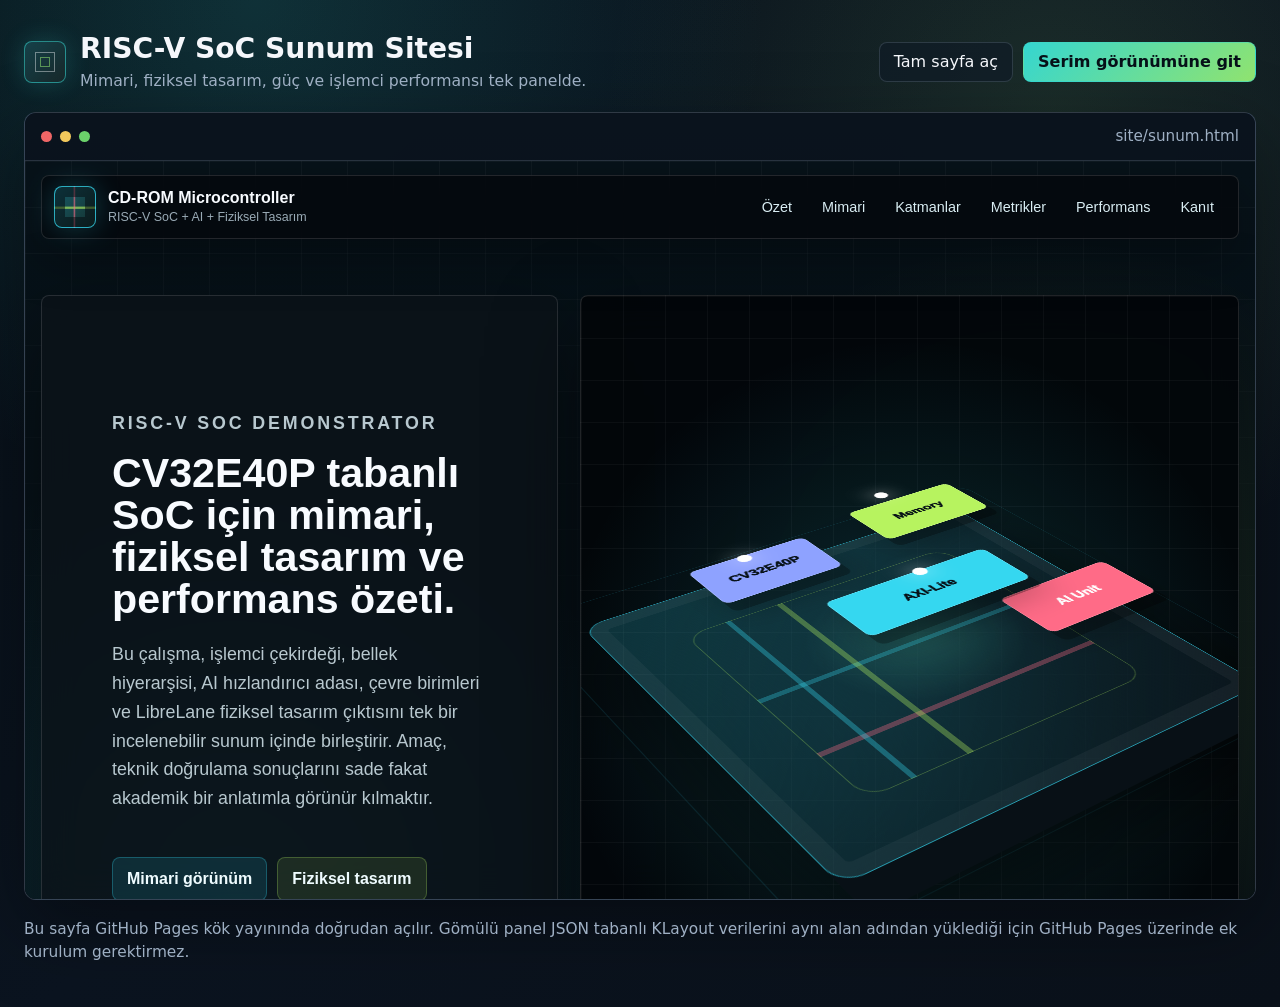
<file: index.html>
<!doctype html>
<html lang="tr">
  <head>
    <meta charset="utf-8" />
    <meta name="viewport" content="width=device-width, initial-scale=1" />
    <title>RISC-V SoC Sunum Sitesi</title>
    <style>
      :root {
        color-scheme: dark;
        --bg: #081018;
        --panel: #101b27;
        --panel-2: #142233;
        --text: #f5f7fb;
        --muted: #9fb0c4;
        --line: rgba(148, 163, 184, 0.22);
        --accent: #35d6d0;
        --accent-2: #90e36f;
        --shadow: 0 28px 80px rgba(0, 0, 0, 0.38);
      }

      * {
        box-sizing: border-box;
      }

      body {
        margin: 0;
        min-height: 100vh;
        font-family:
          Inter, ui-sans-serif, system-ui, -apple-system, BlinkMacSystemFont, "Segoe UI",
          sans-serif;
        background:
          radial-gradient(circle at 20% 0%, rgba(53, 214, 208, 0.16), transparent 32rem),
          radial-gradient(circle at 82% 12%, rgba(144, 227, 111, 0.12), transparent 28rem),
          linear-gradient(135deg, #071018 0%, #0b1420 46%, #0a111a 100%);
        color: var(--text);
      }

      .page-shell {
        width: min(1480px, calc(100% - 48px));
        margin: 0 auto;
        padding: 34px 0 42px;
      }

      .topline {
        display: flex;
        align-items: center;
        justify-content: space-between;
        gap: 18px;
        margin-bottom: 22px;
      }

      .brand {
        display: flex;
        align-items: center;
        gap: 14px;
        min-width: 0;
      }

      .brand-mark {
        width: 42px;
        height: 42px;
        border: 1px solid rgba(53, 214, 208, 0.55);
        background:
          linear-gradient(135deg, rgba(53, 214, 208, 0.22), rgba(144, 227, 111, 0.08)),
          #0c1723;
        box-shadow: 0 0 24px rgba(53, 214, 208, 0.2);
        border-radius: 8px;
        position: relative;
        flex: 0 0 auto;
      }

      .brand-mark::before,
      .brand-mark::after {
        content: "";
        position: absolute;
        inset: 10px;
        border: 1px solid rgba(245, 247, 251, 0.42);
      }

      .brand-mark::after {
        inset: 15px;
        border-color: rgba(144, 227, 111, 0.55);
      }

      .brand h1 {
        margin: 0;
        font-size: clamp(1.35rem, 2.2vw, 2.2rem);
        line-height: 1.05;
        letter-spacing: 0;
      }

      .brand p {
        margin: 7px 0 0;
        color: var(--muted);
        font-size: 0.98rem;
      }

      .actions {
        display: flex;
        gap: 10px;
        flex-wrap: wrap;
        justify-content: flex-end;
      }

      .actions a {
        display: inline-flex;
        align-items: center;
        min-height: 40px;
        padding: 0 14px;
        border: 1px solid var(--line);
        border-radius: 8px;
        color: var(--text);
        text-decoration: none;
        background: rgba(16, 27, 39, 0.74);
      }

      .actions a.primary {
        border-color: rgba(53, 214, 208, 0.52);
        color: #061018;
        background: linear-gradient(135deg, var(--accent), var(--accent-2));
        font-weight: 760;
      }

      .viewer-frame {
        border: 1px solid rgba(148, 163, 184, 0.28);
        border-radius: 12px;
        background: linear-gradient(180deg, rgba(20, 34, 51, 0.92), rgba(10, 17, 26, 0.94));
        box-shadow: var(--shadow);
        overflow: hidden;
      }

      .window-bar {
        display: flex;
        align-items: center;
        justify-content: space-between;
        gap: 14px;
        min-height: 48px;
        padding: 0 16px;
        border-bottom: 1px solid var(--line);
        background: rgba(8, 16, 24, 0.8);
      }

      .window-controls {
        display: flex;
        gap: 8px;
      }

      .window-controls span {
        width: 11px;
        height: 11px;
        border-radius: 999px;
        background: #ef6666;
      }

      .window-controls span:nth-child(2) {
        background: #f2c85c;
      }

      .window-controls span:nth-child(3) {
        background: #6bd26b;
      }

      .window-title {
        color: var(--muted);
        font-size: 0.95rem;
        overflow: hidden;
        text-overflow: ellipsis;
        white-space: nowrap;
      }

      .viewer-frame iframe {
        display: block;
        width: 100%;
        height: min(82vh, 920px);
        min-height: 680px;
        border: 0;
        background: #081018;
      }

      .note {
        margin: 18px 0 0;
        color: var(--muted);
        line-height: 1.55;
        font-size: 0.96rem;
      }

      @media (max-width: 820px) {
        .page-shell {
          width: min(100% - 24px, 1480px);
          padding-top: 20px;
        }

        .topline {
          align-items: flex-start;
          flex-direction: column;
        }

        .actions {
          justify-content: flex-start;
        }

        .viewer-frame iframe {
          min-height: 620px;
          height: 82vh;
        }
      }
    </style>
  </head>
  <body>
    <main class="page-shell">
      <header class="topline">
        <div class="brand">
          <span class="brand-mark" aria-hidden="true"></span>
          <div>
            <h1>RISC-V SoC Sunum Sitesi</h1>
            <p>Mimari, fiziksel tasarım, güç ve işlemci performansı tek panelde.</p>
          </div>
        </div>
        <nav class="actions" aria-label="Sunum bağlantıları">
          <a href="site/sunum.html">Tam sayfa aç</a>
          <a class="primary" href="site/sunum.html#layers">Serim görünümüne git</a>
        </nav>
      </header>

      <section class="viewer-frame" aria-label="Gömülü sunum penceresi">
        <div class="window-bar">
          <div class="window-controls" aria-hidden="true">
            <span></span>
            <span></span>
            <span></span>
          </div>
          <div class="window-title">site/sunum.html</div>
        </div>
        <iframe src="site/sunum.html" title="RISC-V SoC etkileşimli sunum paneli"></iframe>
      </section>

      <p class="note">
        Bu sayfa GitHub Pages kök yayınında doğrudan açılır. Gömülü panel JSON tabanlı
        KLayout verilerini aynı alan adından yüklediği için GitHub Pages üzerinde ek kurulum
        gerektirmez.
      </p>
    </main>
  </body>
</html>
</file>
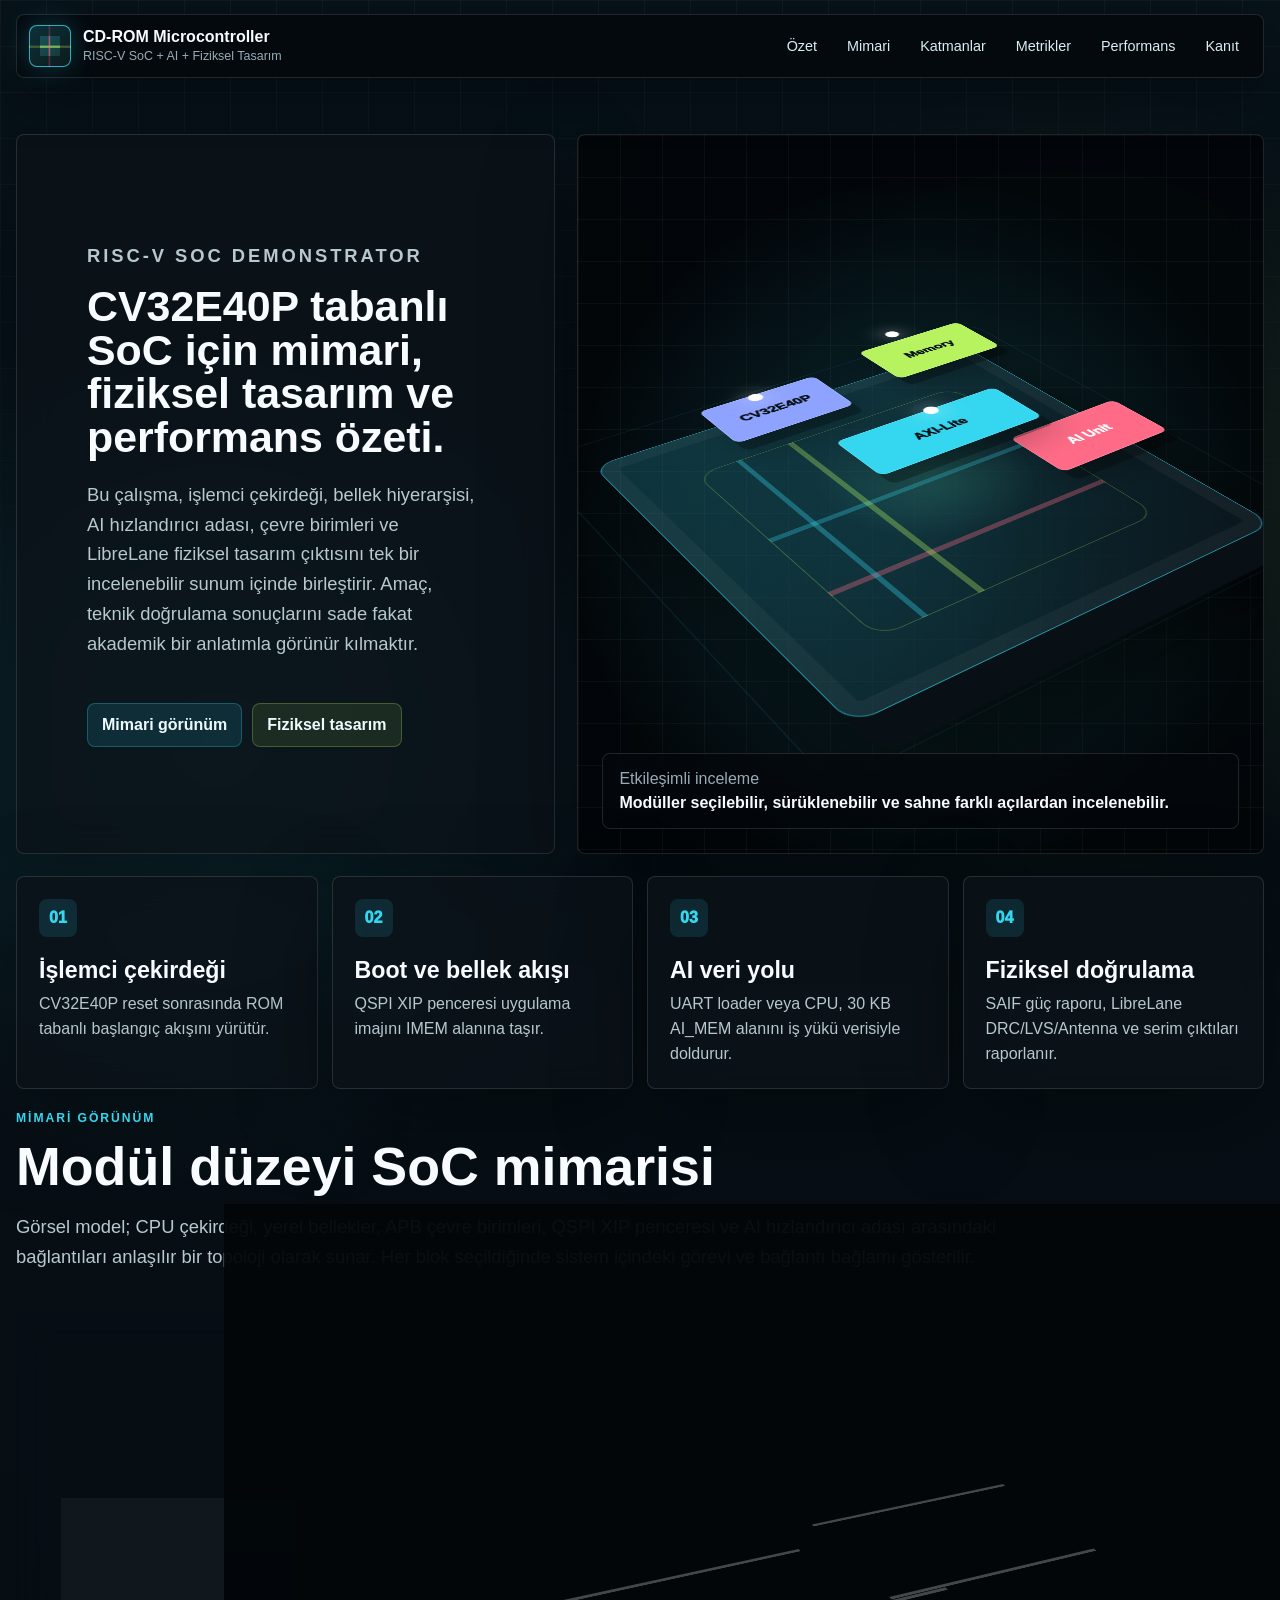
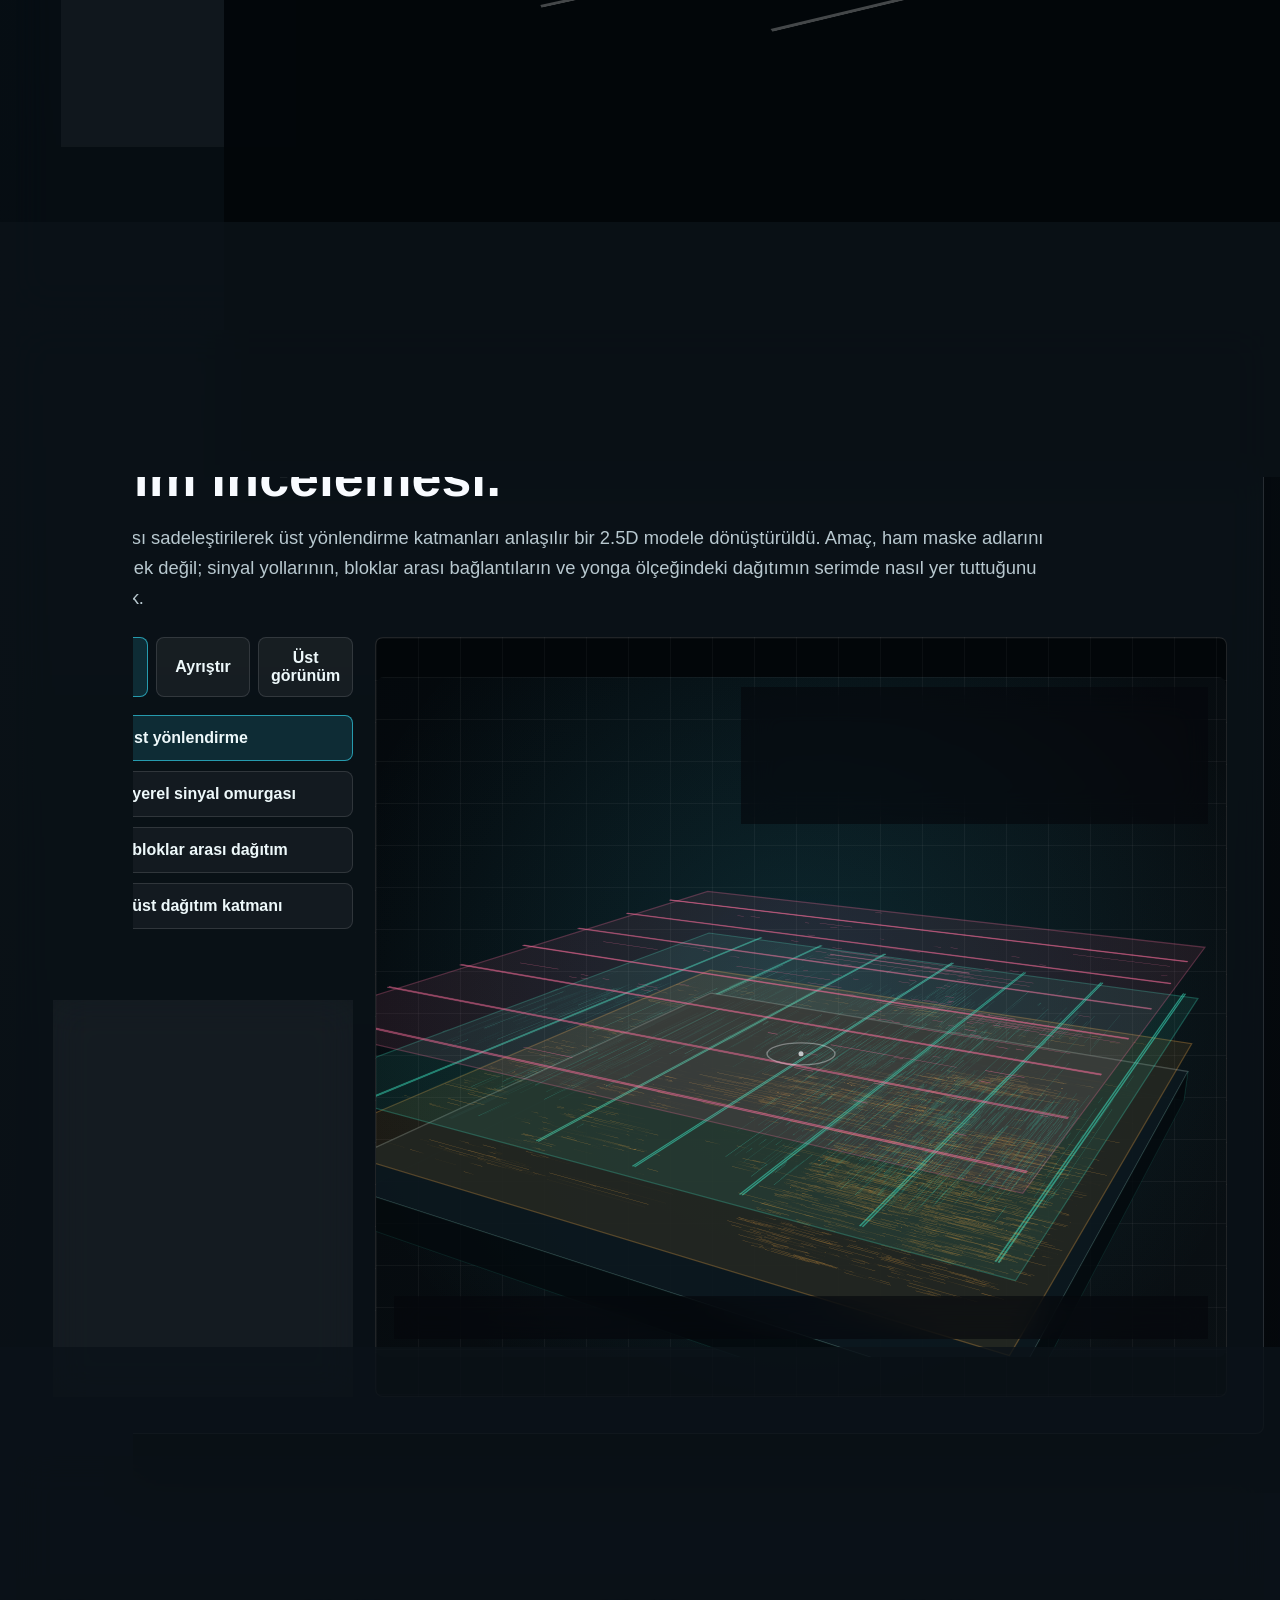
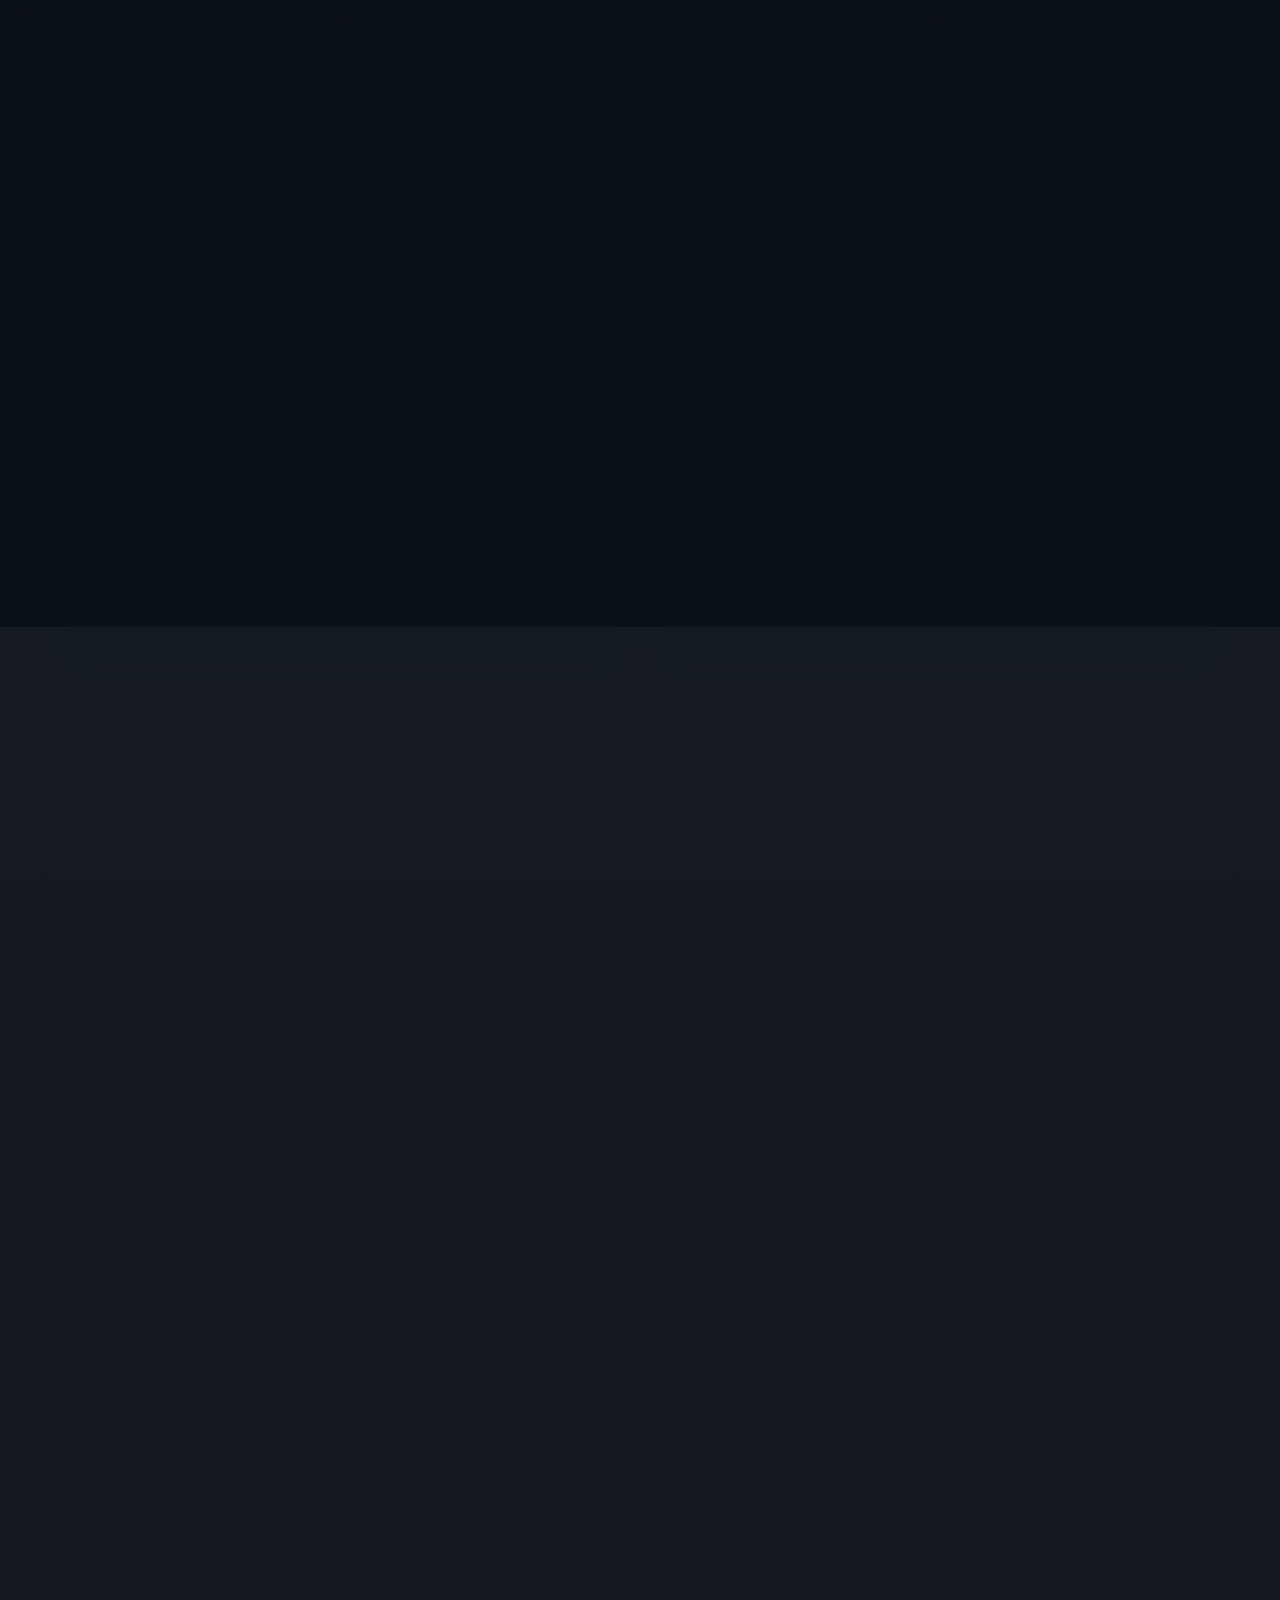
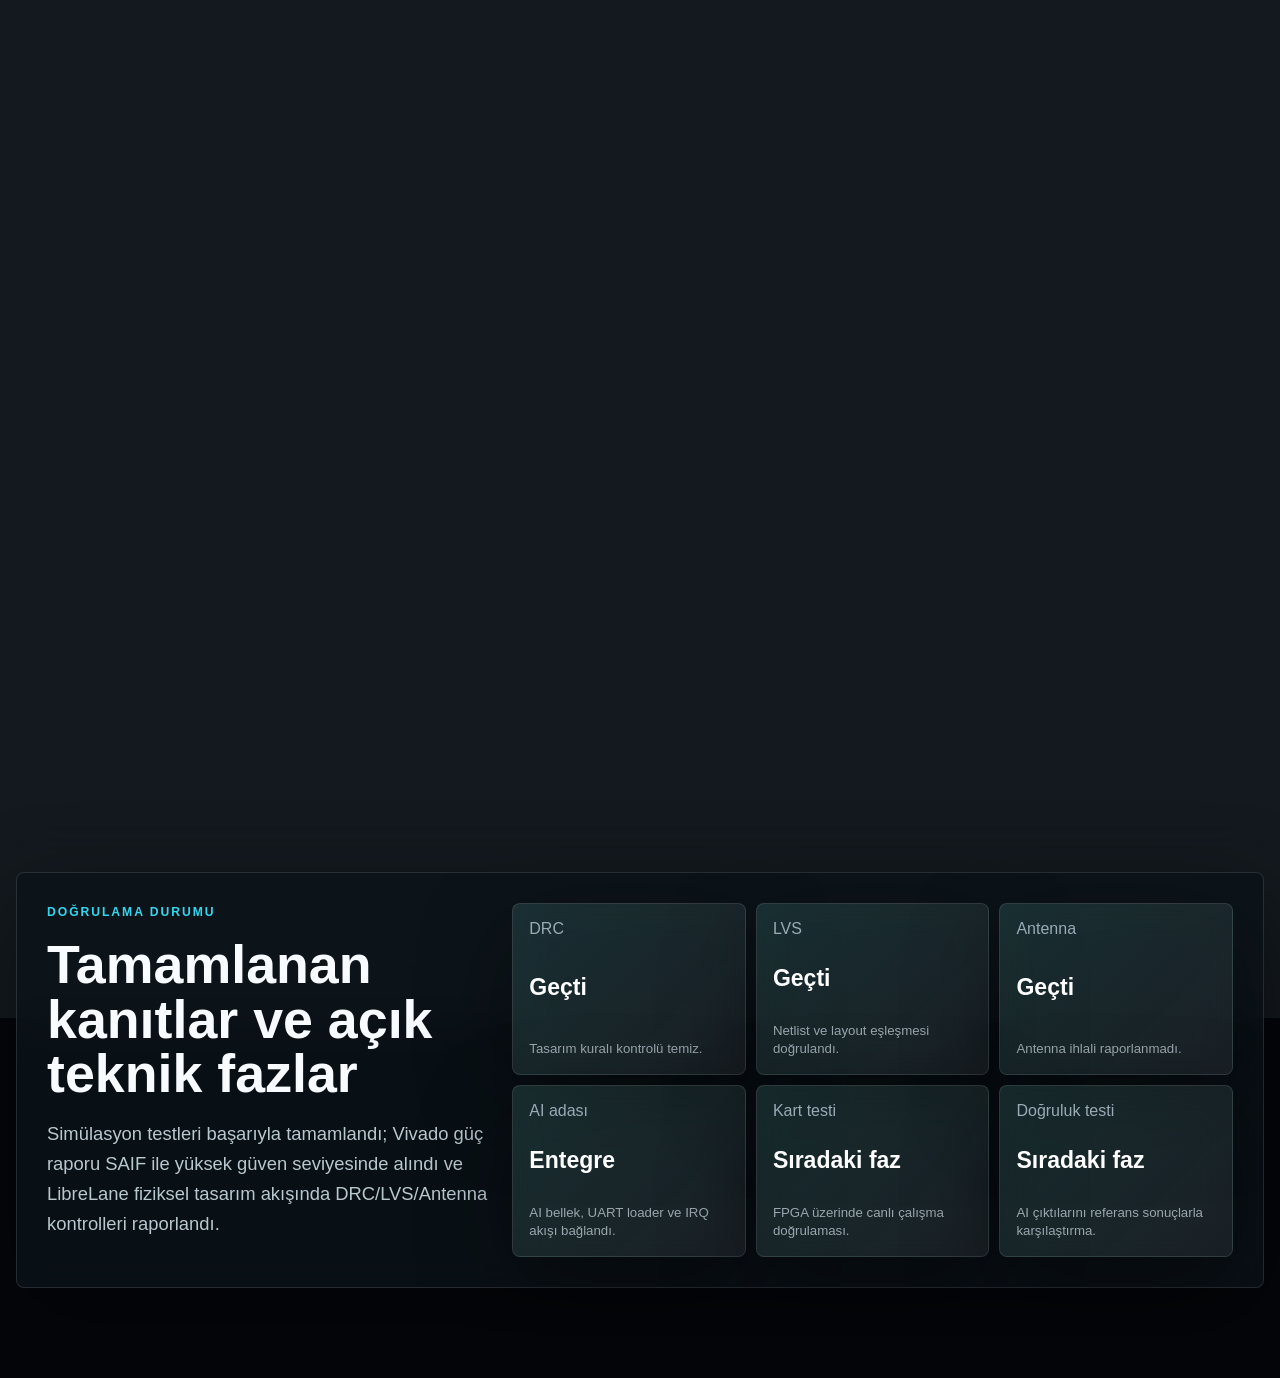
<file: site/sunum.html>
<!doctype html>
<html lang="tr">
  <head>
    <meta charset="utf-8" />
    <meta name="viewport" content="width=device-width, initial-scale=1" />
    <title>RISC-V SoC Sunum Paneli</title>
    <link rel="stylesheet" href="assets/styles.css" />
  </head>
  <body>
    <!-- Static presentation demo. Serve this directory over HTTP so JSON layer data can be loaded. -->
    <header class="topbar">
      <a class="brand" href="#overview" aria-label="Demo baslangici">
        <span class="brand-mark" aria-hidden="true"></span>
        <span>
          <strong>CD-ROM Microcontroller</strong>
          <small>RISC-V SoC + AI + Fiziksel Tasarım</small>
        </span>
      </a>
      <nav aria-label="Sayfa bolumleri">
        <a href="#overview">Özet</a>
        <a href="#architecture">Mimari</a>
        <a href="#layers">Katmanlar</a>
        <a href="#metrics">Metrikler</a>
        <a href="#benchmark">Performans</a>
        <a href="#evidence">Kanıt</a>
      </nav>
    </header>

    <main>
      <section id="overview" class="hero reveal">
        <div class="hero-copy">
          <p class="eyebrow">RISC-V SoC demonstrator</p>
          <h1>CV32E40P tabanlı SoC için mimari, fiziksel tasarım ve performans özeti.</h1>
          <p>
            Bu çalışma, işlemci çekirdeği, bellek hiyerarşisi, AI hızlandırıcı adası,
            çevre birimleri ve LibreLane fiziksel tasarım çıktısını tek bir incelenebilir
            sunum içinde birleştirir. Amaç, teknik doğrulama sonuçlarını sade fakat
            akademik bir anlatımla görünür kılmaktır.
          </p>
          <div class="hero-actions">
            <a href="#architecture">Mimari görünüm</a>
            <a href="#layers">Fiziksel tasarım</a>
          </div>
        </div>

        <div class="hero-stage tilt-zone" aria-label="Hareketli 3D SoC modeli">
          <div class="soc-chip drag-tilt" data-drag-label="3D SoC">
            <div class="chip-rim"></div>
            <button class="chip-module core drag-part" type="button" data-info="CV32E40P: RISC-V islemci cekirdegi">
              CV32E40P
            </button>
            <button class="chip-module ai drag-part" type="button" data-info="AI Unit: AI_CSR, AI_MEM, UART loader ve IRQ">
              AI Unit
            </button>
            <button class="chip-module bus drag-part" type="button" data-info="AXI-Lite fabric: bellek ve MMIO yonlendirme">
              AXI-Lite
            </button>
            <button class="chip-module mem drag-part" type="button" data-info="ROM, IMEM, DMEM ve AI_MEM yerel bellekleri">
              Memory
            </button>
            <span class="packet packet-a"></span>
            <span class="packet packet-b"></span>
            <span class="packet packet-c"></span>
          </div>
          <div class="hint-panel">
            <span>Etkileşimli inceleme</span>
            <strong id="hero-hint">Modüller seçilebilir, sürüklenebilir ve sahne farklı açılardan incelenebilir.</strong>
          </div>
        </div>
      </section>

      <section class="story-strip reveal" aria-label="Basit proje akisi">
        <article>
          <span>01</span>
          <h3>İşlemci çekirdeği</h3>
          <p>CV32E40P reset sonrasında ROM tabanlı başlangıç akışını yürütür.</p>
        </article>
        <article>
          <span>02</span>
          <h3>Boot ve bellek akışı</h3>
          <p>QSPI XIP penceresi uygulama imajını IMEM alanına taşır.</p>
        </article>
        <article>
          <span>03</span>
          <h3>AI veri yolu</h3>
          <p>UART loader veya CPU, 30 KB AI_MEM alanını iş yükü verisiyle doldurur.</p>
        </article>
        <article>
          <span>04</span>
          <h3>Fiziksel doğrulama</h3>
          <p>SAIF güç raporu, LibreLane DRC/LVS/Antenna ve serim çıktıları raporlanır.</p>
        </article>
      </section>

      <section id="architecture" class="split-section reveal">
        <div class="section-heading">
          <p class="eyebrow">Mimari görünüm</p>
          <h2>Modül düzeyi SoC mimarisi</h2>
          <p>
            Görsel model; CPU çekirdeği, yerel bellekler, APB çevre birimleri, QSPI XIP
            penceresi ve AI hızlandırıcı adası arasındaki bağlantıları anlaşılır bir topoloji
            olarak sunar. Her blok seçildiğinde sistem içindeki görevi ve bağlantı bağlamı
            gösterilir.
          </p>
        </div>

        <aside class="section-copy architecture-detail-copy">
          <div class="detail-card" aria-live="polite">
            <span id="arch-kicker">Secili blok</span>
            <strong id="arch-title">CV32E40P Core</strong>
            <p id="arch-body">RISC-V islemci cekirdegi. Instruction ve data taraflari SoC icinde yerel bellek ve AXI-Lite yoluna baglanir.</p>
          </div>
        </aside>

        <div class="architecture-stage tilt-zone">
          <div class="arch-board">
            <div class="arch-bus">AXI-Lite Fabric</div>
            <button class="arch-block core-block drag-part is-active" type="button" data-title="CV32E40P Core" data-body="RISC-V islemci cekirdegi. Instruction ve data taraflari SoC icinde yerel bellek ve AXI-Lite yoluna baglanir.">CV32E40P</button>
            <button class="arch-block bridge-block drag-part" type="button" data-title="OBI to AXI-Lite" data-body="CV32E40P data yolu dogal OBI konusur; bu kopru MMIO ve bellek erisimlerini AXI-Lite akisine cevirir.">OBI -> AXI</button>
            <button class="arch-block mem-block drag-part" type="button" data-title="ROM / IMEM / DMEM" data-body="ROM 4 KB, IMEM 8 KB, DMEM 8 KB. Boot ve bare-metal akisi icin yerel bellek omurgasi.">ROM IMEM DMEM</button>
            <button class="arch-block apb-block drag-part" type="button" data-title="APB Island" data-body="GPIO, Timer, I2C ve QSPI_CFG gibi dusuk bant genislikli cevre birimleri AXI-Lite uzerinden APB adasina iner.">APB Island</button>
            <button class="arch-block qspi-block drag-part" type="button" data-title="QSPI XIP" data-body="0x3000_0000 penceresi. Flash icerigi bellek gibi okunur, boot-copy akisi buradan IMEM'e veri tasir.">QSPI XIP</button>
            <button class="arch-block ai-block drag-part" type="button" data-title="AI Unit" data-body="AI_CSR, 30 KB AI_MEM, UART loader, TinyConv accelerator ve done IRQ burada birlesir.">AI Unit</button>
            <span class="wire w1"></span>
            <span class="wire w2"></span>
            <span class="wire w3"></span>
            <span class="wire w4"></span>
          </div>
        </div>
      </section>

      <section id="layers" class="layer-section reveal">
        <div class="section-heading">
          <p class="eyebrow">LibreLane / KLayout görünümü</p>
          <h2>Fiziksel tasarım katmanlarının etkileşimli serim incelemesi.</h2>
          <p>
            GDS çıktısı sadeleştirilerek üst yönlendirme katmanları anlaşılır bir 2.5D modele
            dönüştürüldü. Amaç, ham maske adlarını ezberletmek değil; sinyal yollarının, bloklar
            arası bağlantıların ve yonga ölçeğindeki dağıtımın serimde nasıl yer tuttuğunu
            göstermek.
          </p>
        </div>

        <div class="layer-layout">
          <aside class="layer-controls">
            <div class="mode-row">
              <button class="mode-button is-active" type="button" data-mode="stack">Yığın</button>
              <button class="mode-button" type="button" data-mode="explode">Ayrıştır</button>
              <button class="mode-button" type="button" data-mode="top">Üst görünüm</button>
            </div>
            <button class="layer-choice is-active" type="button" data-layer="all"><span class="layer-dot dot-all"></span>Tüm üst yönlendirme</button>
            <button class="layer-choice" type="button" data-layer="met3"><span class="layer-dot dot-met3"></span>Met3: yerel sinyal omurgası</button>
            <button class="layer-choice" type="button" data-layer="met4"><span class="layer-dot dot-met4"></span>Met4: bloklar arası dağıtım</button>
            <button class="layer-choice" type="button" data-layer="met5"><span class="layer-dot dot-met5"></span>Met5: üst dağıtım katmanı</button>
            <article class="detail-card layer-text" aria-live="polite">
              <span id="layer-kicker">KLayout 2.5D</span>
              <strong id="layer-title">Tüm üst yönlendirme katmanları</strong>
              <p id="layer-body">Met3, met4 ve met5 katmanları birlikte gösterilerek yerel bağlantı yoğunluğu, bloklar arası yönlendirme ve üst seviye dağıtım aynı sahnede okunur.</p>
            </article>
          </aside>

          <div class="layer-stage">
            <div class="klayout-viewer" aria-label="KLayout 2.5D serim katman goruntusu">
              <canvas id="klayoutCanvas" width="960" height="680" aria-label="KLayout 2.5D serim katman goruntusu"></canvas>
              <div class="klayout-legend" id="klayoutLegend" aria-hidden="true"></div>
              <div class="klayout-status" id="klayoutStatus">KLayout 2.5D verisi yükleniyor...</div>
            </div>
          </div>
        </div>
      </section>

      <section id="metrics" class="metrics-section reveal">
        <div class="section-heading">
          <p class="eyebrow">Raporlanmış tasarım metrikleri</p>
          <h2>Güç, alan ve signoff göstergeleri</h2>
        </div>
        <div class="metrics-grid">
          <article class="metric-card">
            <span>Vivado SAIF güç raporu</span>
            <strong>Yüksek güven</strong>
            <p>Arty A7-100T / xc7a100tcsg324-1 hedefinde, post-route checkpoint üzerinde activity_arty.saif okunarak raporlandı.</p>
          </article>
          <article class="metric-card">
            <span>Toplam yonga gücü</span>
            <strong>0.123 W</strong>
            <p>Dinamik 0.025 W, cihaz statik 0.098 W.</p>
          </article>
          <article class="metric-card">
            <span>LibreLane yonga alanı</span>
            <strong>1.210576 mm2</strong>
            <p>sky130A / sky130_fd_sc_hd fiziksel tasarım akışı.</p>
          </article>
          <article class="metric-card">
            <span>LVS</span>
            <strong>44,945 / 44,945</strong>
            <p>Aygıt sayıları eşleşti; netlist ve serim benzersiz biçimde doğrulandı.</p>
          </article>
          <article class="chart-card">
            <canvas id="powerCanvas" width="520" height="280" aria-label="Güç dağılımı"></canvas>
          </article>
          <article class="chart-card">
            <canvas id="resourceCanvas" width="620" height="360" aria-label="Arty A7-100T FPGA kaynak kullanımı"></canvas>
          </article>
        </div>
      </section>

      <section id="benchmark" class="metrics-section reveal">
        <div class="section-heading">
          <p class="eyebrow">İşlemci performans karakterizasyonu</p>
          <h2>Sabit çevrim penceresinde ölçülen yazılım iş yükleri</h2>
          <p>
            Performans testi kümesi, FPU içermeyen RISC-V işlemci üzerinde fixed-point nümerik
            hesaplama, DSP benzeri MAC yükü, veri bütünlüğü, kontrol akışı ve bellek erişimi
            davranışlarını karşılaştırır. Her test aynı çevrim bütçesinde çalıştırıldığı için
            sonuçlar doğrudan yorumlanabilir.
          </p>
        </div>
        <div class="benchmark-panel">
          <div class="benchmark-summary" aria-label="Performans ölçüm özeti">
            <span>Saat<strong>50 MHz</strong></span>
            <span>Pencere<strong>100000 çevrim</strong></span>
            <span>Süre<strong>2 ms</strong></span>
            <span>Ölçek<strong>x500</strong></span>
          </div>
          <div class="benchmark-visual-grid">
            <article class="benchmark-chart-card">
              <p class="eyebrow">İş yükü karşılaştırması</p>
              <canvas id="benchmarkCanvas" width="980" height="500" aria-label="İşlemci performans grafiği"></canvas>
            </article>
            <article class="benchmark-method-card">
              <h3>Ölçüm yöntemi</h3>
              <p>
                Her algoritma üç ayrı 100000 çevrim penceresinde çalıştırıldı. 50 MHz saat
                kabulünde bu pencere 2 ms eder; ortalama değer 1 saniyelik eşdeğere
                ölçeklenmiştir.
              </p>
              <dl class="method-list">
                <div>
                  <dt>Zaman tabanı</dt>
                  <dd>100000 çevrim = 2 ms</dd>
                </div>
                <div>
                  <dt>Tekrar</dt>
                  <dd>3 bağımsız ölçüm penceresi</dd>
                </div>
                <div>
                  <dt>Kararlılık</dt>
                  <dd>Üç tekrar arasında sonuçlar kararlı aralıkta kaldı</dd>
                </div>
                <div>
                  <dt>Yorum</dt>
                  <dd>Hız değerleri işlemci üzerinde sürdürülebilen iş yükü yoğunluğunu gösterir.</dd>
                </div>
              </dl>
            </article>
          </div>
          <div class="benchmark-table-wrap">
            <table class="benchmark-table">
              <thead>
                <tr>
                  <th>İş yükü sınıfı</th>
                  <th>Algoritma / ölçüm senaryosu</th>
                  <th>2 ms pencere</th>
                  <th>1 s eşdeğeri</th>
                  <th>Akademik yorum</th>
                </tr>
              </thead>
              <tbody>
                <tr>
                  <td><span class="bench-tag numeric">Nümerik</span></td>
                  <td><span class="bench-name">Newton karekök<span class="bench-code">newton_sqrt</span></span></td>
                  <td>1394 iterasyon</td>
                  <td>697000 iterasyon/s</td>
                  <td>Bölme içeren iteratif karekök hesabında aritmetik yoğunluğu ölçer.</td>
                </tr>
                <tr>
                  <td><span class="bench-tag numeric">Nümerik</span></td>
                  <td><span class="bench-name">İkili arama ile karekök<span class="bench-code">bisection_sqrt</span></span></td>
                  <td>1523 iterasyon</td>
                  <td>761666 iterasyon/s</td>
                  <td>Karşılaştırma ve dallanma yoğun kök arama davranışını temsil eder.</td>
                </tr>
                <tr>
                  <td><span class="bench-tag numeric">Nümerik</span></td>
                  <td><span class="bench-name">Newton ters değer hesabı<span class="bench-code">newton_reciprocal</span></span></td>
                  <td>1924 iterasyon</td>
                  <td>962000 iterasyon/s</td>
                  <td>Fixed-point çarpma ağırlıklı reciprocal iterasyonlarının verimini gösterir.</td>
                </tr>
                <tr>
                  <td><span class="bench-tag numeric">Nümerik</span></td>
                  <td><span class="bench-name">Jacobi 2x2 lineer çözücü<span class="bench-code">jacobi_2x2</span></span></td>
                  <td>935 iterasyon</td>
                  <td>467500 iterasyon/s</td>
                  <td>Küçük ölçekli lineer denklem çözümünde veri bağımlı güncelleme yükünü ölçer.</td>
                </tr>
                <tr>
                  <td><span class="bench-tag dsp">DSP</span></td>
                  <td><span class="bench-name">CORDIC sinüs/kosinüs<span class="bench-code">cordic_sincos</span></span></td>
                  <td>396 hesap</td>
                  <td>198000 hesap/s</td>
                  <td>FPU olmadan trigonometrik hesap yapılabildiğini gösteren CORDIC yüküdür.</td>
                </tr>
                <tr>
                  <td><span class="bench-tag dsp">DSP</span></td>
                  <td><span class="bench-name">16 tap FIR filtre<span class="bench-code">fir16_filter</span></span></td>
                  <td>269 sample</td>
                  <td>134500 sample/s</td>
                  <td>16 tap FIR filtre ile çarp-topla yoğun DSP benzeri iş yükünü temsil eder.</td>
                </tr>
                <tr>
                  <td><span class="bench-tag ai">AI-benzeri</span></td>
                  <td><span class="bench-name">8x8 matris-vektör çarpımı<span class="bench-code">matvec8x8</span></span></td>
                  <td>77 matvec</td>
                  <td>38500 matvec/s</td>
                  <td>8x8 matris-vektör çarpımıyla küçük AI çekirdeklerinin 64 MAC yükünü örnekler.</td>
                </tr>
                <tr>
                  <td><span class="bench-tag data">Veri</span></td>
                  <td><span class="bench-name">64 byte CRC32 hesabı<span class="bench-code">crc32_64B</span></span></td>
                  <td>18 blok</td>
                  <td>9000 blok/s</td>
                  <td>64 byte bloklarda bit kaydırma, XOR ve veri bütünlüğü maliyetini ölçer.</td>
                </tr>
                <tr>
                  <td><span class="bench-tag control">Kontrol</span></td>
                  <td><span class="bench-name">32 elemanlı sıralama<span class="bench-code">sort32</span></span></td>
                  <td>18 sıralama</td>
                  <td>9166 sıralama/s</td>
                  <td>Dallanma yoğun kontrol akışı ve küçük bellek taşıma maliyetini görünür kılar.</td>
                </tr>
                <tr>
                  <td><span class="bench-tag memory">Bellek</span></td>
                  <td><span class="bench-name">64 adımlı bağımlı bellek zinciri<span class="bench-code">pointer_chase64</span></span></td>
                  <td>149 zincir</td>
                  <td>74500 zincir/s</td>
                  <td>Bağımlı bellek erişimlerinde ardışık yükleme gecikmesini karakterize eder.</td>
                </tr>
              </tbody>
            </table>
          </div>
          <p class="benchmark-note">
            Bu bölümdeki değerler, aynı 2 ms ölçüm penceresinden türetilmiş olduğundan algoritmalar
            eşit zaman bütçesi altında karşılaştırılır. Tablo mutlak hızdan çok işlemcinin farklı
            iş yükü sınıflarına verdiği göreli tepkiyi anlatmak için kullanılmalıdır.
          </p>
        </div>
      </section>

      <section id="evidence" class="evidence-section reveal">
        <div class="section-copy">
          <p class="eyebrow">Doğrulama durumu</p>
          <h2>Tamamlanan kanıtlar ve açık teknik fazlar</h2>
          <p>
            Simülasyon testleri başarıyla tamamlandı; Vivado güç raporu SAIF ile yüksek güven
            seviyesinde alındı ve LibreLane fiziksel tasarım akışında DRC/LVS/Antenna kontrolleri
            raporlandı.
          </p>
        </div>
        <div class="proof-wall">
          <article><span>DRC</span><strong>Geçti</strong><small>Tasarım kuralı kontrolü temiz.</small></article>
          <article><span>LVS</span><strong>Geçti</strong><small>Netlist ve layout eşleşmesi doğrulandı.</small></article>
          <article><span>Antenna</span><strong>Geçti</strong><small>Antenna ihlali raporlanmadı.</small></article>
          <article><span>AI adası</span><strong>Entegre</strong><small>AI bellek, UART loader ve IRQ akışı bağlandı.</small></article>
          <article><span>Kart testi</span><strong>Sıradaki faz</strong><small>FPGA üzerinde canlı çalışma doğrulaması.</small></article>
          <article><span>Doğruluk testi</span><strong>Sıradaki faz</strong><small>AI çıktılarını referans sonuçlarla karşılaştırma.</small></article>
        </div>
      </section>
    </main>
    <script src="assets/app.js" defer></script>
  </body>
</html>
</file>
<file: site/assets/styles.css>
:root {
  color-scheme: dark;
  --bg: #05080c;
  --panel: rgba(12, 19, 25, 0.82);
  --panel-strong: rgba(14, 25, 32, 0.95);
  --ink: #f8fbff;
  --muted: #9aabb6;
  --line: rgba(255, 255, 255, 0.12);
  --cyan: #35d7f0;
  --mint: #5ee8bd;
  --lime: #b7f35f;
  --amber: #ffca62;
  --rose: #ff6b87;
  --violet: #8ea2ff;
  --shadow: 0 30px 92px rgba(0, 0, 0, 0.38);
}

* {
  box-sizing: border-box;
}

html {
  scroll-behavior: smooth;
}

body {
  margin: 0;
  min-height: 100vh;
  overflow-x: hidden;
  color: var(--ink);
  font-family:
    Inter,
    "Segoe UI",
    Arial,
    sans-serif;
  background:
    radial-gradient(circle at 17% 12%, rgba(53, 215, 240, 0.14), transparent 28rem),
    radial-gradient(circle at 83% 8%, rgba(183, 243, 95, 0.12), transparent 26rem),
    linear-gradient(180deg, #071219 0%, var(--bg) 58%, #04060a 100%);
}

body::before {
  position: fixed;
  inset: 0;
  z-index: -1;
  content: "";
  background-image:
    linear-gradient(rgba(255, 255, 255, 0.035) 1px, transparent 1px),
    linear-gradient(90deg, rgba(255, 255, 255, 0.035) 1px, transparent 1px);
  background-size: 46px 46px;
  mask-image: linear-gradient(to bottom, #000 0%, transparent 84%);
}

a {
  color: inherit;
}

button {
  font: inherit;
}

.topbar {
  position: sticky;
  top: 14px;
  z-index: 40;
  display: flex;
  align-items: center;
  justify-content: space-between;
  width: min(1460px, calc(100% - 32px));
  margin: 14px auto 0;
  padding: 10px 12px;
  border: 1px solid var(--line);
  border-radius: 8px;
  background: rgba(5, 8, 12, 0.74);
  box-shadow: 0 20px 50px rgba(0, 0, 0, 0.32);
  backdrop-filter: blur(18px);
}

.brand,
nav {
  display: flex;
  align-items: center;
  min-width: 0;
}

.brand {
  gap: 12px;
  text-decoration: none;
}

.brand-mark {
  width: 42px;
  height: 42px;
  border: 1px solid rgba(53, 215, 240, 0.72);
  border-radius: 8px;
  background:
    linear-gradient(90deg, transparent 46%, rgba(255, 107, 135, 0.9) 47%, transparent 52%),
    linear-gradient(0deg, transparent 45%, rgba(183, 243, 95, 0.9) 47%, transparent 53%),
    linear-gradient(135deg, rgba(53, 215, 240, 0.4), rgba(94, 232, 189, 0.18));
  box-shadow: inset 0 0 0 10px rgba(5, 8, 12, 0.5), 0 0 28px rgba(53, 215, 240, 0.24);
}

.brand strong,
.brand small {
  display: block;
}

.brand strong {
  line-height: 1;
}

.brand small {
  margin-top: 4px;
  color: var(--muted);
  font-size: 0.78rem;
}

nav {
  gap: 6px;
  flex-wrap: wrap;
  justify-content: flex-end;
}

nav a,
.hero-actions a,
.mode-button,
.layer-choice {
  border-radius: 8px;
  text-decoration: none;
}

nav a {
  padding: 10px 12px;
  color: #d9edf3;
  font-size: 0.9rem;
}

nav a:hover {
  background: rgba(53, 215, 240, 0.12);
}

main {
  width: min(1460px, calc(100% - 32px));
  margin: 0 auto;
  padding: 56px 0 90px;
}

.reveal {
  opacity: 0;
  transform: translateY(28px);
  transition: opacity 700ms ease, transform 700ms ease;
}

.reveal.is-visible {
  opacity: 1;
  transform: translateY(0);
}

.hero,
.split-section,
.layer-layout,
.evidence-section {
  display: grid;
  gap: 22px;
}

.hero {
  grid-template-columns: minmax(0, 0.88fr) minmax(520px, 1.12fr);
  align-items: stretch;
  min-height: 720px;
}

.hero-copy,
.hero-stage,
.story-strip article,
.section-copy,
.architecture-stage,
.layer-section,
.metrics-section,
.evidence-section,
.detail-card,
.metric-card,
.chart-card,
.proof-wall article {
  min-width: 0;
  border: 1px solid var(--line);
  border-radius: 8px;
  background: var(--panel);
  box-shadow: var(--shadow);
  backdrop-filter: blur(18px);
}

.hero-copy {
  display: flex;
  flex-direction: column;
  justify-content: center;
  padding: clamp(28px, 6vw, 70px);
}

.eyebrow {
  margin: 0 0 14px;
  color: var(--cyan);
  font-size: 0.76rem;
  font-weight: 900;
  letter-spacing: 0.16em;
  text-transform: uppercase;
}

h1,
h2,
h3,
p {
  margin-top: 0;
}

h1 {
  max-width: 850px;
  margin-bottom: 20px;
  font-size: clamp(2.35rem, 3.35vw, 3.75rem);
  line-height: 1.02;
  letter-spacing: 0;
  overflow-wrap: anywhere;
}

h2 {
  margin-bottom: 18px;
  font-size: clamp(2.3rem, 5vw, 5rem);
  line-height: 0.94;
  letter-spacing: 0;
}

.hero-copy p,
.section-copy p,
.section-heading p + h2 + p,
.detail-card p,
.metric-card p {
  color: #b8c8cf;
  font-size: clamp(1rem, 1.45vw, 1.15rem);
  line-height: 1.62;
}

.hero-actions {
  display: flex;
  flex-wrap: wrap;
  gap: 10px;
  margin-top: 26px;
}

.hero-actions a {
  padding: 12px 14px;
  border: 1px solid rgba(53, 215, 240, 0.28);
  background: rgba(53, 215, 240, 0.12);
  color: #effcff;
  font-weight: 900;
}

.hero-actions a + a {
  border-color: rgba(183, 243, 95, 0.25);
  background: rgba(183, 243, 95, 0.1);
}

.hero-stage,
.architecture-stage,
.layer-stage {
  position: relative;
  display: grid;
  place-items: center;
  min-width: 0;
  overflow: hidden;
  background:
    radial-gradient(circle at 50% 55%, rgba(53, 215, 240, 0.18), transparent 22rem),
    linear-gradient(rgba(255, 255, 255, 0.035) 1px, transparent 1px),
    linear-gradient(90deg, rgba(255, 255, 255, 0.035) 1px, transparent 1px),
    rgba(3, 7, 10, 0.96);
  background-size: auto, 42px 42px, 42px 42px, auto;
  perspective: 1300px;
}

.soc-chip,
.layer-stack {
  position: relative;
  transform-style: preserve-3d;
  transition: transform 240ms ease;
}

.soc-chip {
  width: min(640px, 78vw);
  aspect-ratio: 1;
  transform: rotateX(58deg) rotateZ(-36deg);
}

.chip-rim {
  position: absolute;
  inset: 12%;
  border: 1px solid rgba(53, 215, 240, 0.62);
  border-radius: 24px;
  background:
    radial-gradient(circle at 55% 45%, rgba(94, 232, 189, 0.18), transparent 30%),
    linear-gradient(135deg, rgba(53, 215, 240, 0.2), rgba(10, 22, 29, 0.96));
  box-shadow: 0 42px 0 #081016, 0 78px 100px rgba(0, 0, 0, 0.58), inset 0 0 0 18px rgba(255, 255, 255, 0.04);
}

.chip-rim::before,
.chip-rim::after {
  position: absolute;
  content: "";
  border-radius: inherit;
}

.chip-rim::before {
  inset: 16%;
  border: 1px solid rgba(183, 243, 95, 0.28);
  background:
    linear-gradient(90deg, transparent 0 14%, rgba(53, 215, 240, 0.34) 14% 16%, transparent 16% 33%, rgba(183, 243, 95, 0.34) 33% 35%, transparent 35%),
    linear-gradient(0deg, transparent 0 22%, rgba(255, 107, 135, 0.34) 22% 24%, transparent 24% 54%, rgba(53, 215, 240, 0.3) 54% 56%, transparent 56%);
}

.chip-rim::after {
  inset: -10%;
  z-index: -1;
  border: 1px solid rgba(53, 215, 240, 0.12);
  transform: translateZ(-44px);
}

.chip-module,
.arch-block {
  position: absolute;
  z-index: 4;
  display: grid;
  place-items: center;
  border: 1px solid rgba(255, 255, 255, 0.18);
  border-radius: 8px;
  color: #061016;
  cursor: grab;
  font-weight: 1000;
  text-align: center;
  box-shadow: 0 18px 0 rgba(0, 0, 0, 0.28), 0 30px 42px rgba(0, 0, 0, 0.2);
  touch-action: none;
  user-select: none;
  transform: translate3d(var(--drag-x, 0px), var(--drag-y, 0px), 84px);
}

.chip-module:active,
.arch-block:active {
  cursor: grabbing;
}

.chip-module:hover,
.arch-block:hover,
.arch-block.is-active {
  filter: brightness(1.12) saturate(1.15);
  outline: 2px solid rgba(255, 255, 255, 0.28);
}

.chip-module {
  width: 132px;
  min-height: 76px;
  padding: 12px;
}

.core {
  left: 24%;
  top: 28%;
  background: var(--violet);
}

.ai {
  right: 22%;
  bottom: 26%;
  background: var(--rose);
  color: #fff;
}

.bus {
  left: 36%;
  top: 48%;
  width: 190px;
  background: var(--cyan);
}

.mem {
  right: 24%;
  top: 25%;
  background: var(--lime);
}

.packet {
  position: absolute;
  z-index: 8;
  width: 14px;
  height: 14px;
  border-radius: 50%;
  background: #fff;
  box-shadow: 0 0 24px rgba(255, 255, 255, 0.8);
  transform: translateZ(130px);
  animation: packetTravel 4.4s linear infinite;
}

.packet-a {
  left: 26%;
  top: 40%;
}

.packet-b {
  left: 44%;
  top: 58%;
  animation-delay: -1.4s;
}

.packet-c {
  left: 54%;
  top: 34%;
  animation-delay: -2.8s;
}

@keyframes packetTravel {
  0% {
    translate: 0 0;
    opacity: 0;
  }
  15% {
    opacity: 1;
  }
  50% {
    translate: 130px 60px;
  }
  85% {
    opacity: 1;
  }
  100% {
    translate: 240px 10px;
    opacity: 0;
  }
}

.hint-panel {
  position: absolute;
  left: 24px;
  right: 24px;
  bottom: 24px;
  z-index: 10;
  padding: 16px;
  border: 1px solid var(--line);
  border-radius: 8px;
  background: rgba(5, 8, 12, 0.7);
  backdrop-filter: blur(14px);
}

.hint-panel span,
.detail-card span,
.metric-card span,
.proof-wall span {
  display: block;
  color: var(--muted);
}

.hint-panel strong,
.detail-card strong,
.metric-card strong,
.proof-wall strong {
  display: block;
  margin-top: 6px;
}

.story-strip {
  display: grid;
  grid-template-columns: repeat(4, minmax(0, 1fr));
  gap: 14px;
  margin-top: 22px;
}

.story-strip article {
  min-height: 170px;
  padding: 22px;
}

.story-strip span {
  display: inline-grid;
  place-items: center;
  width: 38px;
  height: 38px;
  margin-bottom: 20px;
  border-radius: 8px;
  background: rgba(53, 215, 240, 0.12);
  color: var(--cyan);
  font-weight: 1000;
}

.story-strip h3 {
  margin-bottom: 8px;
  font-size: 1.45rem;
}

.story-strip p {
  margin-bottom: 0;
  color: #b7c7ce;
  line-height: 1.55;
}

.split-section {
  grid-template-columns: minmax(320px, 0.36fr) minmax(0, 1fr);
  min-height: 760px;
  margin-top: 22px;
}

.split-section > .section-heading {
  grid-column: 1 / -1;
  margin-bottom: 0;
}

.section-copy {
  display: flex;
  flex-direction: column;
  justify-content: center;
  padding: clamp(24px, 4vw, 44px);
}

.architecture-detail-copy {
  justify-content: center;
}

.detail-card {
  margin-top: 24px;
  padding: 18px;
  background: rgba(255, 255, 255, 0.045);
  box-shadow: none;
}

.arch-board {
  position: relative;
  width: min(820px, 82vw);
  aspect-ratio: 1.38;
  border: 1px solid rgba(255, 255, 255, 0.13);
  border-radius: 8px;
  background:
    linear-gradient(rgba(255, 255, 255, 0.05) 1px, transparent 1px),
    linear-gradient(90deg, rgba(255, 255, 255, 0.05) 1px, transparent 1px),
    linear-gradient(135deg, rgba(53, 215, 240, 0.14), rgba(183, 243, 95, 0.08));
  background-size: 30px 30px, 30px 30px, auto;
  box-shadow: 0 34px 0 #0b151b, 0 76px 95px rgba(0, 0, 0, 0.4);
  transform: rotateX(58deg) rotateZ(-24deg);
  transform-style: preserve-3d;
}

.arch-bus {
  position: absolute;
  left: 22%;
  right: 12%;
  top: 47%;
  z-index: 5;
  padding: 13px;
  border-radius: 8px;
  background: #f8fbff;
  color: #081018;
  font-weight: 1000;
  text-align: center;
  transform: translateZ(76px);
  box-shadow: 0 16px 0 rgba(0, 0, 0, 0.28);
}

.arch-block {
  min-width: 118px;
  min-height: 68px;
  padding: 12px;
}

.core-block {
  left: 7%;
  top: 34%;
  background: var(--violet);
}

.bridge-block {
  left: 28%;
  top: 24%;
  background: var(--mint);
}

.mem-block {
  right: 8%;
  top: 13%;
  width: 170px;
  background: var(--lime);
}

.apb-block {
  right: 8%;
  bottom: 21%;
  background: var(--amber);
}

.qspi-block {
  left: 34%;
  bottom: 14%;
  background: var(--cyan);
}

.ai-block {
  right: 32%;
  bottom: 7%;
  color: #fff;
  background: var(--rose);
}

.wire {
  position: absolute;
  z-index: 3;
  height: 5px;
  border-radius: 999px;
  background: rgba(255, 255, 255, 0.26);
  transform: translateZ(52px);
}

.w1 {
  left: 18%;
  top: 44%;
  width: 32%;
}

.w2 {
  right: 18%;
  top: 37%;
  width: 28%;
}

.w3 {
  right: 17%;
  bottom: 35%;
  width: 28%;
}

.w4 {
  left: 40%;
  bottom: 34%;
  width: 22%;
}

.layer-section,
.metrics-section,
.evidence-section {
  margin-top: 22px;
  padding: clamp(22px, 3vw, 36px);
}

.section-heading {
  max-width: 1050px;
  margin-bottom: 24px;
}

.section-heading > .eyebrow,
.section-copy > .eyebrow {
  color: var(--cyan);
  font-size: 0.76rem;
  font-weight: 900;
  letter-spacing: 0.16em;
  text-transform: uppercase;
}

.section-heading > h2,
.section-copy > h2 {
  max-width: 1050px;
  margin-bottom: 18px;
  color: var(--ink);
  font-size: clamp(2.05rem, 4.2vw, 4.25rem);
  font-weight: 900;
  line-height: 1.02;
  letter-spacing: 0;
}

.layer-layout {
  grid-template-columns: minmax(300px, 0.32fr) minmax(0, 1fr);
  min-height: 760px;
}

.layer-controls {
  display: flex;
  flex-direction: column;
  gap: 10px;
}

.mode-row {
  display: grid;
  grid-template-columns: repeat(3, 1fr);
  gap: 8px;
  margin-bottom: 8px;
}

.mode-button,
.layer-choice {
  border: 1px solid rgba(255, 255, 255, 0.12);
  color: #eef9fb;
  cursor: pointer;
  font-weight: 900;
}

.mode-button {
  padding: 11px 10px;
  background: rgba(255, 255, 255, 0.055);
}

.layer-choice {
  padding: 13px 12px;
  background: rgba(255, 255, 255, 0.045);
  text-align: left;
}

.mode-button.is-active,
.layer-choice.is-active {
  border-color: rgba(53, 215, 240, 0.65);
  background: rgba(53, 215, 240, 0.14);
}

.layer-text {
  margin-top: auto;
}

.layer-stage {
  min-height: 680px;
  border: 1px solid var(--line);
  border-radius: 8px;
}

.layer-stack {
  width: min(700px, 76vw);
  aspect-ratio: 1;
  transform: rotateX(62deg) rotateZ(-38deg);
}

.physical-layer {
  position: absolute;
  inset: 8%;
  display: grid;
  place-items: center;
  border: 1px solid rgba(255, 255, 255, 0.14);
  border-radius: 8px;
  overflow: hidden;
  transform-style: preserve-3d;
  transition: transform 560ms cubic-bezier(0.2, 0.8, 0.2, 1), opacity 260ms ease, filter 260ms ease;
}

.physical-layer span {
  position: absolute;
  left: 16px;
  bottom: 14px;
  z-index: 6;
  padding: 8px 10px;
  border: 1px solid rgba(255, 255, 255, 0.16);
  border-radius: 8px;
  background: rgba(0, 0, 0, 0.48);
  color: #f3fbff;
  font-size: 0.8rem;
  font-weight: 1000;
  letter-spacing: 0.08em;
  text-transform: uppercase;
  transform: translateZ(20px);
}

.base-layer {
  background: #1d2930;
  box-shadow: 0 42px 0 #101820, 0 80px 110px rgba(0, 0, 0, 0.6);
  transform: translateZ(0);
}

.rows-layer {
  background:
    repeating-linear-gradient(0deg, rgba(183, 243, 95, 0.44) 0 2px, transparent 2px 8px),
    rgba(183, 243, 95, 0.18);
  transform: translateZ(34px);
}

.local-layer {
  inset: 11%;
  background:
    linear-gradient(90deg, transparent 0 42%, rgba(94, 232, 189, 0.7) 42% 43%, transparent 43%),
    linear-gradient(0deg, transparent 0 55%, rgba(94, 232, 189, 0.58) 55% 56%, transparent 56%),
    rgba(94, 232, 189, 0.08);
  transform: translateZ(64px);
}

.via-layer {
  inset: 12%;
  background:
    radial-gradient(circle at 18% 20%, var(--rose) 0 3px, transparent 4px),
    radial-gradient(circle at 54% 28%, var(--rose) 0 3px, transparent 4px),
    radial-gradient(circle at 72% 52%, var(--rose) 0 3px, transparent 4px),
    radial-gradient(circle at 30% 70%, var(--rose) 0 3px, transparent 4px),
    rgba(255, 107, 135, 0.08);
  background-size: 92px 92px, 110px 110px, 96px 96px, 124px 124px, auto;
  transform: translateZ(94px);
}

.metal-layer {
  inset: 10%;
  background:
    linear-gradient(90deg, transparent 0 16%, rgba(53, 215, 240, 0.56) 16% 18%, transparent 18% 32%, rgba(53, 215, 240, 0.64) 32% 34%, transparent 34%),
    linear-gradient(0deg, transparent 0 23%, rgba(183, 243, 95, 0.42) 23% 25%, transparent 25% 48%, rgba(183, 243, 95, 0.34) 48% 50%, transparent 50%),
    rgba(53, 215, 240, 0.08);
  transform: translateZ(126px);
}

.render-layer {
  background: #0d1518;
  transform: translateZ(160px);
}

.render-layer img {
  width: 100%;
  height: 100%;
  object-fit: cover;
  opacity: 0.92;
  mix-blend-mode: screen;
}

.layer-stack[data-mode="explode"] .rows-layer {
  transform: translateZ(92px);
}

.layer-stack[data-mode="explode"] .local-layer {
  transform: translateZ(160px);
}

.layer-stack[data-mode="explode"] .via-layer {
  transform: translateZ(228px);
}

.layer-stack[data-mode="explode"] .metal-layer {
  transform: translateZ(296px);
}

.layer-stack[data-mode="explode"] .render-layer {
  transform: translateZ(364px);
}

.layer-stack[data-mode="top"] {
  transform: rotateX(0deg) rotateZ(0deg) scale(0.9);
}

.layer-stack[data-mode="top"] .physical-layer:not(.render-layer) {
  opacity: 0.12;
  transform: translateZ(0);
}

.layer-stack[data-mode="top"] .render-layer {
  transform: translateZ(16px);
}

.layer-stack[data-layer="base"] .physical-layer:not(.base-layer),
.layer-stack[data-layer="rows"] .physical-layer:not(.rows-layer),
.layer-stack[data-layer="local"] .physical-layer:not(.local-layer),
.layer-stack[data-layer="vias"] .physical-layer:not(.via-layer),
.layer-stack[data-layer="metal"] .physical-layer:not(.metal-layer),
.layer-stack[data-layer="render"] .physical-layer:not(.render-layer) {
  filter: saturate(0.42) brightness(0.72);
}

.klayout-viewer {
  position: relative;
  width: 100%;
  min-height: 680px;
  overflow: hidden;
  border-radius: 8px;
  background:
    linear-gradient(rgba(255, 255, 255, 0.045) 1px, transparent 1px),
    linear-gradient(90deg, rgba(255, 255, 255, 0.045) 1px, transparent 1px),
    radial-gradient(circle at 50% 46%, rgba(53, 215, 240, 0.14), transparent 30rem),
    linear-gradient(135deg, rgba(4, 9, 13, 0.96), rgba(10, 16, 20, 0.98));
  background-size: 42px 42px, 42px 42px, auto, auto;
  cursor: grab;
  isolation: isolate;
}

.klayout-viewer:active {
  cursor: grabbing;
}

#klayoutCanvas {
  display: block;
  width: 100%;
  min-height: 680px;
  border: 0;
  background: transparent;
}

.klayout-status,
.klayout-legend {
  position: absolute;
  z-index: 3;
  border: 1px solid rgba(255, 255, 255, 0.14);
  border-radius: 8px;
  background: rgba(5, 8, 12, 0.62);
  color: #dff7fb;
  backdrop-filter: blur(14px);
}

.klayout-status {
  left: 18px;
  right: 18px;
  bottom: 18px;
  padding: 12px 14px;
  color: #aebfc7;
  font-size: 0.9rem;
  font-weight: 800;
}

.klayout-legend {
  top: 18px;
  right: 18px;
  display: flex;
  flex-wrap: wrap;
  gap: 8px;
  max-width: min(460px, calc(100% - 36px));
  padding: 10px;
}

.klayout-legend span {
  display: inline-flex;
  align-items: center;
  gap: 7px;
  padding: 7px 9px;
  border-radius: 8px;
  background: rgba(255, 255, 255, 0.055);
  color: #f3fbff;
  font-size: 0.76rem;
  font-weight: 1000;
  letter-spacing: 0.04em;
  text-transform: uppercase;
}

.klayout-legend i,
.layer-dot {
  width: 10px;
  height: 10px;
  border-radius: 50%;
  flex: 0 0 auto;
}

.layer-choice {
  display: flex;
  align-items: center;
  gap: 10px;
}

.dot-all {
  background: linear-gradient(135deg, #ffb04a, #40e2c1 52%, #ff6f9f);
}

.dot-met3 {
  background: #ffb04a;
  box-shadow: 0 0 18px rgba(255, 176, 74, 0.42);
}

.dot-met4 {
  background: #40e2c1;
  box-shadow: 0 0 18px rgba(64, 226, 193, 0.42);
}

.dot-met5 {
  background: #ff6f9f;
  box-shadow: 0 0 18px rgba(255, 111, 159, 0.42);
}

.metrics-grid {
  display: grid;
  grid-template-columns: repeat(4, minmax(0, 1fr));
  gap: 14px;
}

.metric-card,
.chart-card {
  min-height: 190px;
  padding: 20px;
}

.metric-card strong {
  font-size: clamp(1.55rem, 2.8vw, 2.25rem);
}

.chart-card {
  grid-column: span 2;
}

canvas {
  width: 100%;
  min-height: 250px;
  border: 1px solid rgba(255, 255, 255, 0.1);
  border-radius: 8px;
  background: rgba(0, 0, 0, 0.18);
}

.benchmark-panel {
  padding: 0;
  overflow: hidden;
  border: 1px solid rgba(78, 226, 206, 0.26);
  background:
    linear-gradient(135deg, rgba(40, 214, 190, 0.1), rgba(255, 176, 74, 0.04)),
    rgba(255, 255, 255, 0.04);
  box-shadow: inset 0 1px 0 rgba(255, 255, 255, 0.08);
}

.benchmark-summary {
  display: grid;
  grid-template-columns: repeat(4, minmax(0, 1fr));
  gap: 1px;
  background: rgba(255, 255, 255, 0.09);
  border-bottom: 1px solid rgba(255, 255, 255, 0.11);
}

.benchmark-summary span {
  display: grid;
  gap: 5px;
  padding: 16px 18px;
  background: rgba(3, 12, 24, 0.58);
  color: rgba(234, 245, 255, 0.68);
  font-size: 0.82rem;
  font-weight: 900;
  text-transform: uppercase;
}

.benchmark-summary strong {
  color: #ffffff;
  font-size: clamp(1.25rem, 2.1vw, 1.85rem);
  letter-spacing: 0;
  text-transform: none;
}

.benchmark-visual-grid {
  display: grid;
  grid-template-columns: minmax(0, 1.35fr) minmax(300px, 0.65fr);
  gap: 1px;
  background: rgba(255, 255, 255, 0.09);
  border-bottom: 1px solid rgba(255, 255, 255, 0.11);
}

.benchmark-chart-card,
.benchmark-method-card {
  padding: 22px;
  background: rgba(3, 12, 24, 0.62);
}

.benchmark-chart-card canvas {
  min-height: 430px;
}

.benchmark-method-card h3 {
  margin: 0 0 10px;
  color: #ffffff;
  font-size: clamp(1.2rem, 2vw, 1.6rem);
}

.benchmark-method-card p {
  margin: 0;
  color: rgba(234, 245, 255, 0.72);
}

.method-list {
  display: grid;
  gap: 10px;
  margin: 20px 0 0;
}

.method-list div {
  display: grid;
  grid-template-columns: minmax(112px, 0.7fr) 1fr;
  gap: 14px;
  align-items: start;
  padding-bottom: 10px;
  border-bottom: 1px solid rgba(255, 255, 255, 0.09);
}

.method-list dt {
  color: rgba(234, 245, 255, 0.58);
  font-size: 0.78rem;
  font-weight: 1000;
  text-transform: uppercase;
}

.method-list dd {
  margin: 0;
  color: #ffffff;
  font-weight: 850;
}

.benchmark-table-wrap {
  overflow-x: auto;
}

.benchmark-table {
  width: 100%;
  min-width: 980px;
  border-collapse: collapse;
}

.benchmark-table th,
.benchmark-table td {
  padding: 13px 16px;
  border-bottom: 1px solid rgba(255, 255, 255, 0.09);
  text-align: left;
  vertical-align: middle;
}

.benchmark-table th {
  color: rgba(234, 245, 255, 0.72);
  background: rgba(0, 0, 0, 0.22);
  font-size: 0.78rem;
  font-weight: 1000;
  text-transform: uppercase;
}

.benchmark-table tbody tr {
  transition: background 180ms ease, transform 180ms ease;
}

.benchmark-table tbody tr:hover {
  background: rgba(78, 226, 206, 0.075);
}

.benchmark-table td:nth-child(3),
.benchmark-table td:nth-child(4) {
  color: #ffffff;
  font-weight: 1000;
  white-space: nowrap;
}

.bench-tag {
  display: inline-flex;
  align-items: center;
  min-width: 96px;
  justify-content: center;
  padding: 7px 10px;
  border-radius: 999px;
  color: #04131e;
  background: #4ee2ce;
  font-size: 0.74rem;
  font-weight: 1000;
  text-transform: uppercase;
}

.bench-tag.numeric {
  background: #4ee2ce;
}

.bench-tag.dsp {
  background: #ffb04a;
}

.bench-tag.ai {
  background: #9ddc62;
}

.bench-tag.data {
  background: #8db8ff;
}

.bench-tag.control {
  background: #ff8fb8;
}

.bench-tag.memory {
  background: #c9a9ff;
}

.bench-name {
  display: grid;
  gap: 4px;
  color: #ffffff;
  font-size: 0.98rem;
  font-weight: 950;
  line-height: 1.2;
}

.bench-code {
  color: rgba(234, 245, 255, 0.54);
  font-family: ui-monospace, SFMono-Regular, Menlo, Consolas, monospace;
  font-size: 0.72rem;
  font-weight: 850;
}

.benchmark-note {
  margin: 0;
  padding: 16px 22px;
  color: rgba(234, 245, 255, 0.7);
  background: rgba(0, 0, 0, 0.16);
}

.evidence-section {
  align-items: stretch;
  grid-template-columns: minmax(280px, 0.9fr) minmax(0, 1.45fr);
  gap: 18px;
  padding: clamp(20px, 2.4vw, 30px);
}

.evidence-section .section-copy {
  align-self: stretch;
  padding: 0;
  border: 0;
  background: transparent;
  box-shadow: none;
  backdrop-filter: none;
}

.proof-wall {
  display: grid;
  grid-template-columns: repeat(3, minmax(0, 1fr));
  gap: 10px;
}

.proof-wall article {
  display: flex;
  flex-direction: column;
  justify-content: space-between;
  min-height: 118px;
  padding: 16px;
  border: 1px solid rgba(255, 255, 255, 0.11);
  border-radius: 8px;
  background:
    linear-gradient(135deg, rgba(78, 226, 206, 0.1), rgba(255, 255, 255, 0.025)),
    rgba(255, 255, 255, 0.04);
}

.proof-wall small {
  display: block;
  margin-top: 8px;
  color: rgba(234, 245, 255, 0.62);
  font-size: 0.83rem;
  line-height: 1.35;
}

.proof-wall strong {
  color: #fff;
  font-size: clamp(1.12rem, 1.8vw, 1.45rem);
  line-height: 1.1;
}

@media (max-width: 1120px) {
  .hero,
  .split-section,
  .layer-layout,
  .evidence-section {
    grid-template-columns: 1fr;
  }

  .story-strip,
  .metrics-grid,
  .proof-wall {
    grid-template-columns: repeat(2, minmax(0, 1fr));
  }

  .benchmark-summary {
    grid-template-columns: repeat(2, minmax(0, 1fr));
  }

  .benchmark-visual-grid {
    grid-template-columns: 1fr;
  }

  .hero {
    min-height: auto;
  }

  .hero-stage,
  .architecture-stage,
  .layer-stage {
    min-height: 640px;
  }
}

@media (max-width: 720px) {
  main,
  .topbar {
    width: calc(100vw - 20px);
    max-width: calc(100vw - 20px);
    overflow: hidden;
  }

  .topbar {
    align-items: flex-start;
    flex-direction: column;
  }

  .brand {
    width: calc(100vw - 44px);
    max-width: calc(100vw - 44px);
  }

  nav {
    display: grid;
    grid-template-columns: repeat(2, minmax(0, 1fr));
    width: calc(100vw - 44px);
    max-width: calc(100vw - 44px);
    gap: 2px;
  }

  nav a {
    padding: 7px 8px;
    font-size: 0.78rem;
    text-align: center;
  }

  .hero,
  .split-section,
  .layer-layout,
  .evidence-section {
    width: 100%;
    grid-template-columns: minmax(0, 1fr);
  }

  .hero-copy {
    width: 100%;
    max-width: calc(100vw - 20px);
    padding: 26px 20px;
  }

  .hero-copy h1,
  .hero-copy p {
    max-width: calc(100vw - 60px);
  }

  .story-strip,
  .metrics-grid,
  .proof-wall,
  .benchmark-summary,
  .benchmark-visual-grid,
  .mode-row {
    grid-template-columns: 1fr;
  }

  .method-list div {
    grid-template-columns: 1fr;
  }

  .chart-card {
    grid-column: span 1;
  }

  h1 {
    width: 270px !important;
    max-width: calc(100vw - 60px) !important;
    font-size: clamp(1.62rem, 7vw, 1.84rem);
    line-height: 1.08;
    white-space: normal;
    word-break: break-word;
  }

  h2 {
    font-size: clamp(2rem, 12vw, 3.5rem);
  }

  .hero-stage,
  .architecture-stage,
  .layer-stage {
    min-height: 500px;
  }

  .soc-chip {
    width: min(340px, 82vw);
  }

  .klayout-viewer,
  #klayoutCanvas {
    min-height: 560px;
  }

  .klayout-legend {
    left: 12px;
    right: 12px;
    top: 12px;
  }

  .klayout-status {
    left: 12px;
    right: 12px;
    bottom: 12px;
  }
}
</file>
